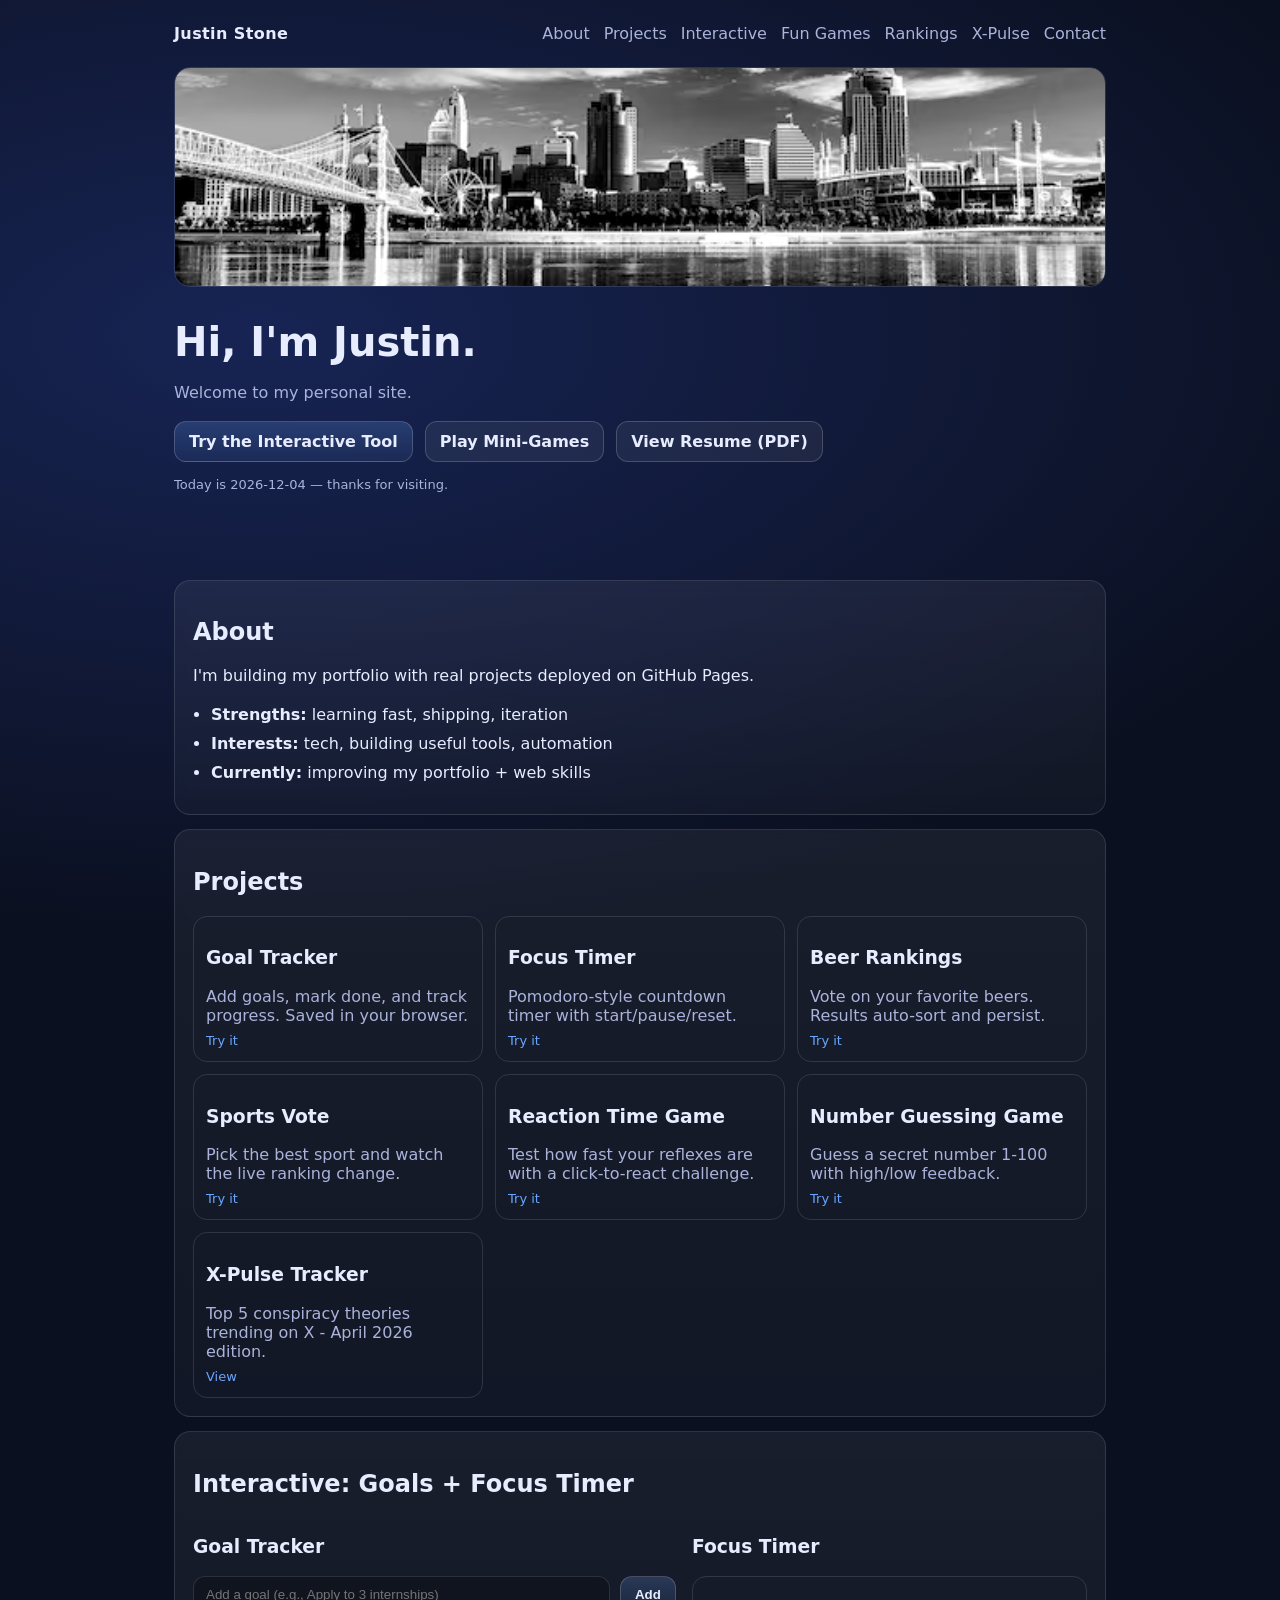
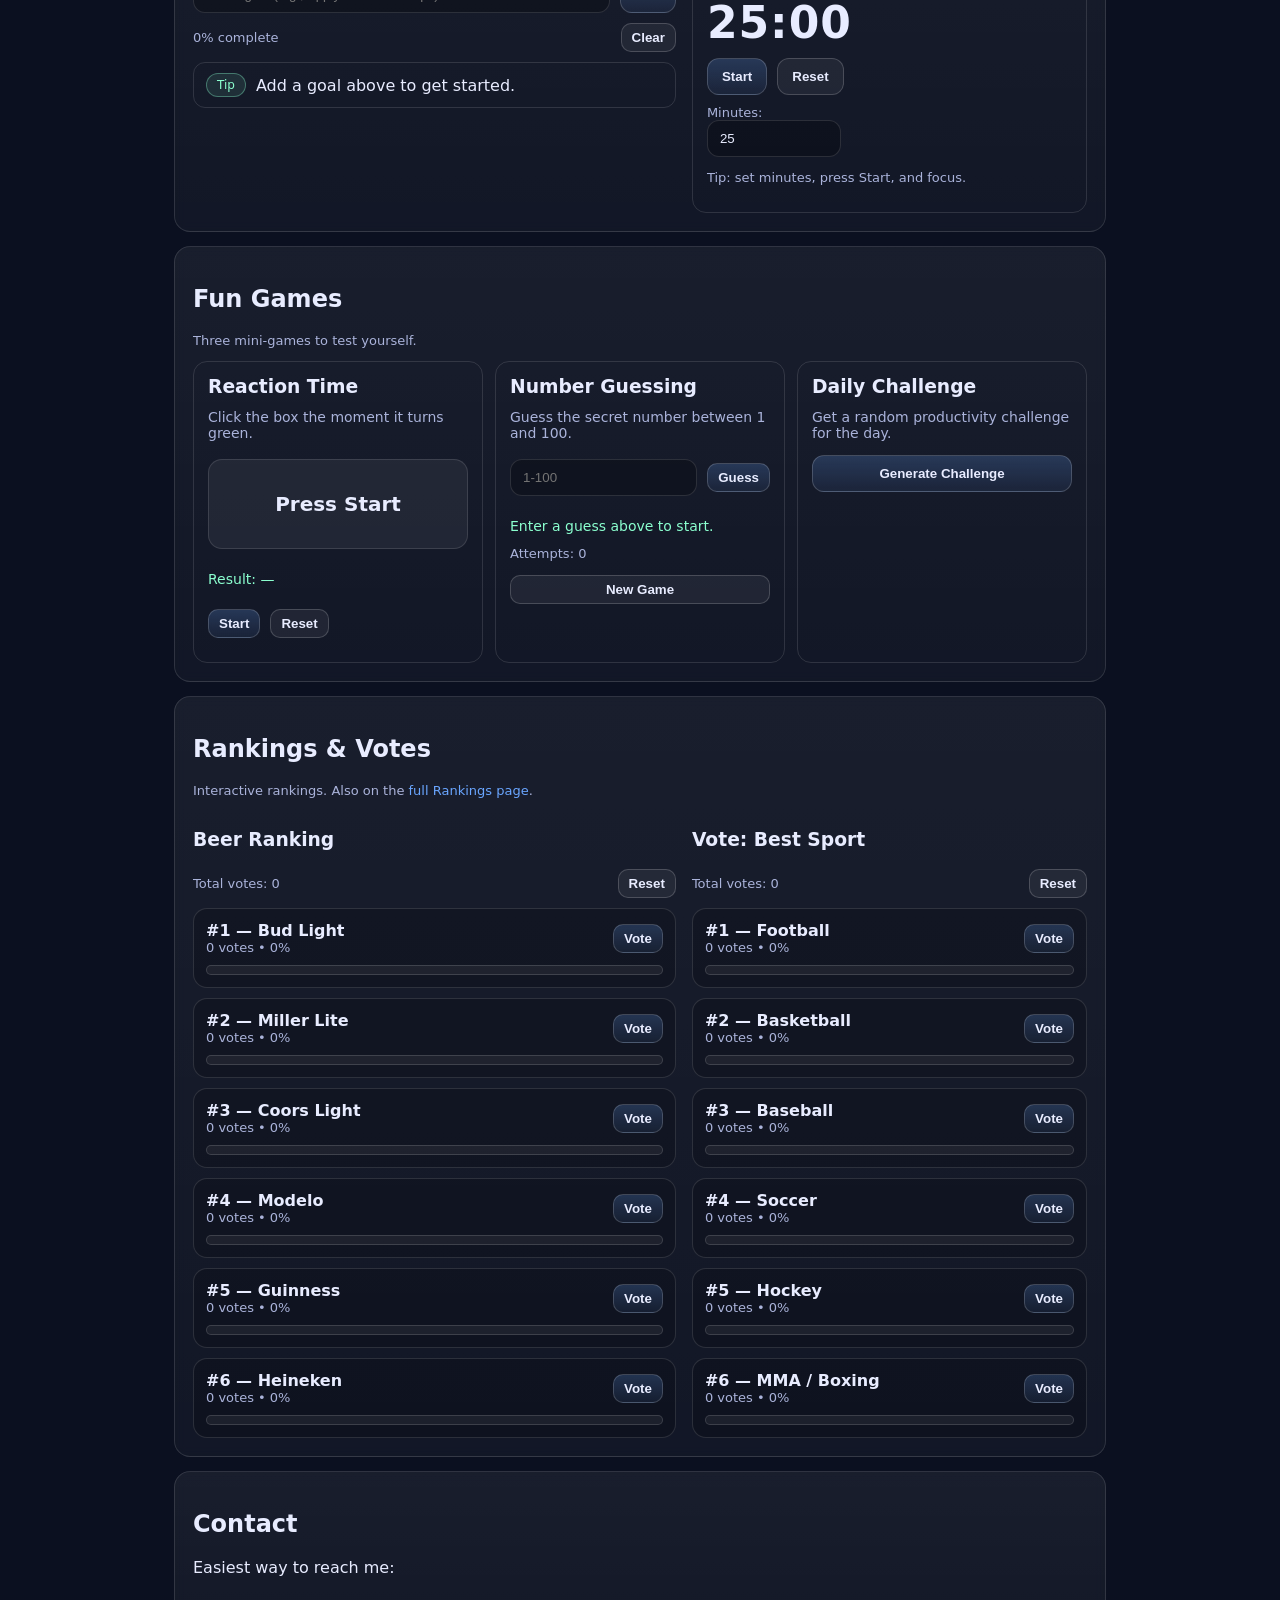
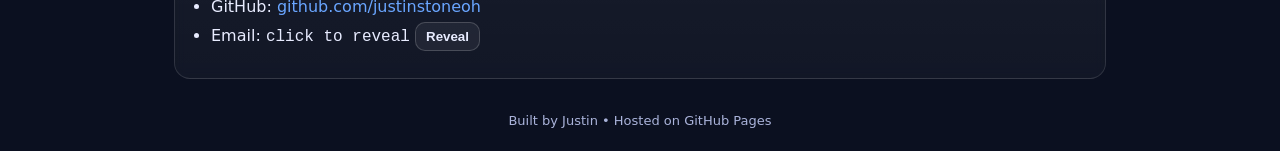
<file: index.html>
<!doctype html>
<html lang="en">
<head>
  <meta charset="UTF-8" />
  <meta name="viewport" content="width=device-width, initial-scale=1" />
  <title>Justin Stone | Personal Site</title>
  <link rel="stylesheet" href="style.css" />
</head>

<body>
  <header class="container">
    <nav class="nav">
      <div class="brand">Justin Stone</div>
      <div class="links">
        <a href="#about">About</a>
        <a href="#projects">Projects</a>
        <a href="#tools">Interactive</a>
        <a href="#games">Fun Games</a>
        <a href="#rankings">Rankings</a>
        <a href="./xpulse.html">X-Pulse</a>
        <a href="#contact">Contact</a>
      </div>
    </nav>

    <section class="hero">
      <img class="hero-img" src="./wallpapers.avif" alt="background" />
      <h1>Hi, I'm Justin.</h1>
      <p>Welcome to my personal site.</p>

      <div class="hero-actions">
        <a class="button" href="#tools">Try the Interactive Tool</a>
        <a class="button secondary" href="#games">Play Mini-Games</a>
        <a class="button secondary" href="./Justin%20Stone%20Resume%202026%20(Current).pdf" target="_blank" rel="noreferrer">View Resume (PDF)</a>
      </div>

      <p class="micro" id="todayLine"></p>
    </section>
  </header>

  <main class="container">
    <section id="about" class="card">
      <h2>About</h2>
      <p>I'm building my portfolio with real projects deployed on GitHub Pages.</p>
      <ul class="bullets">
        <li><strong>Strengths:</strong> learning fast, shipping, iteration</li>
        <li><strong>Interests:</strong> tech, building useful tools, automation</li>
        <li><strong>Currently:</strong> improving my portfolio + web skills</li>
      </ul>
    </section>

    <section id="projects" class="card">
      <h2>Projects</h2>
      <div class="grid">
        <article class="project"><h3>Goal Tracker</h3><p>Add goals, mark done, and track progress. Saved in your browser.</p><a href="#tools">Try it</a></article>
        <article class="project"><h3>Focus Timer</h3><p>Pomodoro-style countdown timer with start/pause/reset.</p><a href="#tools">Try it</a></article>
        <article class="project"><h3>Beer Rankings</h3><p>Vote on your favorite beers. Results auto-sort and persist.</p><a href="#rankings">Try it</a></article>
        <article class="project"><h3>Sports Vote</h3><p>Pick the best sport and watch the live ranking change.</p><a href="#rankings">Try it</a></article>
        <article class="project"><h3>Reaction Time Game</h3><p>Test how fast your reflexes are with a click-to-react challenge.</p><a href="#games">Try it</a></article>
        <article class="project"><h3>Number Guessing Game</h3><p>Guess a secret number 1-100 with high/low feedback.</p><a href="#games">Try it</a></article>
        <article class="project"><h3>X-Pulse Tracker</h3><p>Top 5 conspiracy theories trending on X - April 2026 edition.</p><a href="./xpulse.html">View</a></article>
      </div>
    </section>

    <section id="tools" class="card">
      <h2>Interactive: Goals + Focus Timer</h2>
      <div class="two-col">
        <div>
          <h3>Goal Tracker</h3>
          <form id="goalForm" class="row">
            <input id="goalInput" type="text" placeholder="Add a goal (e.g., Apply to 3 internships)" maxlength="80" required />
            <button class="button" type="submit">Add</button>
          </form>
          <div class="row between">
            <div class="micro" id="progressText">0% complete</div>
            <button class="button secondary small" id="clearGoalsBtn" type="button">Clear</button>
          </div>
          <ul id="goalList" class="list"></ul>
        </div>
        <div>
          <h3>Focus Timer</h3>
          <div class="timer">
            <div class="time" id="timeDisplay">25:00</div>
            <div class="row">
              <button class="button" id="startPauseBtn" type="button">Start</button>
              <button class="button secondary" id="resetBtn" type="button">Reset</button>
            </div>
            <div class="row">
              <label class="micro">Minutes: <input id="minutesInput" type="number" min="1" max="180" value="25" /></label>
            </div>
            <p class="micro" id="timerHint">Tip: set minutes, press Start, and focus.</p>
          </div>
        </div>
      </div>
    </section>

    <section id="games" class="card">
      <h2>Fun Games</h2>
      <p class="micro">Three mini-games to test yourself.</p>
      <div class="grid">
        <div class="game-card">
          <h3>Reaction Time</h3>
          <p>Click the box the moment it turns green.</p>
          <div class="reaction-box" id="reactionBox">Press Start</div>
          <div class="game-result" id="reactionResult">Result: —</div>
          <div class="row">
            <button class="button small" id="reactionStartBtn" type="button">Start</button>
            <button class="button secondary small" id="reactionResetBtn" type="button">Reset</button>
          </div>
        </div>
        <div class="game-card">
          <h3>Number Guessing</h3>
          <p>Guess the secret number between 1 and 100.</p>
          <form id="guessForm" class="row">
            <input id="guessInput" type="number" min="1" max="100" placeholder="1-100" required />
            <button class="button small" type="submit">Guess</button>
          </form>
          <div class="game-result" id="guessFeedback">Enter a guess above to start.</div>
          <div class="micro" id="guessStats">Attempts: 0</div>
          <button class="button secondary small" id="newGameBtn" type="button" style="margin-top:6px">New Game</button>
        </div>
        <div class="game-card">
          <h3>Daily Challenge</h3>
          <p>Get a random productivity challenge for the day.</p>
          <button class="button" id="challengeBtn" type="button" style="margin-top:6px">Generate Challenge</button>
          <div class="game-result" id="challengeText" style="margin-top:10px;line-height:1.5"></div>
        </div>
      </div>
    </section>

    <section id="rankings" class="card">
      <h2>Rankings &amp; Votes</h2>
      <p class="micro">Interactive rankings. Also on the <a href="./rankings.html">full Rankings page</a>.</p>
      <div class="two-col">
        <div>
          <h3>Beer Ranking</h3>
          <div class="row between">
            <div class="micro" id="beerTotalText">Total votes: 0</div>
            <button class="button secondary small" id="beerResetBtn" type="button">Reset</button>
          </div>
          <div id="beerList" class="vote-list"></div>
        </div>
        <div>
          <h3>Vote: Best Sport</h3>
          <div class="row between">
            <div class="micro" id="sportTotalText">Total votes: 0</div>
            <button class="button secondary small" id="sportResetBtn" type="button">Reset</button>
          </div>
          <div id="sportList" class="vote-list"></div>
        </div>
      </div>
    </section>

    <section id="contact" class="card">
      <h2>Contact</h2>
      <p>Easiest way to reach me:</p>
      <ul class="bullets">
        <li>GitHub: <a href="https://github.com/justinstoneoh" target="_blank" rel="noreferrer">github.com/justinstoneoh</a></li>
        <li>Email: <span class="mono" id="emailText">click to reveal</span> <button class="button secondary small" id="revealEmailBtn" type="button">Reveal</button></li>
      </ul>
    </section>

    <footer class="footer">
      <span class="micro">Built by Justin &bull; Hosted on GitHub Pages</span>
    </footer>
  </main>

  <script src="script.js"></script>
</body>
</html>
</file>
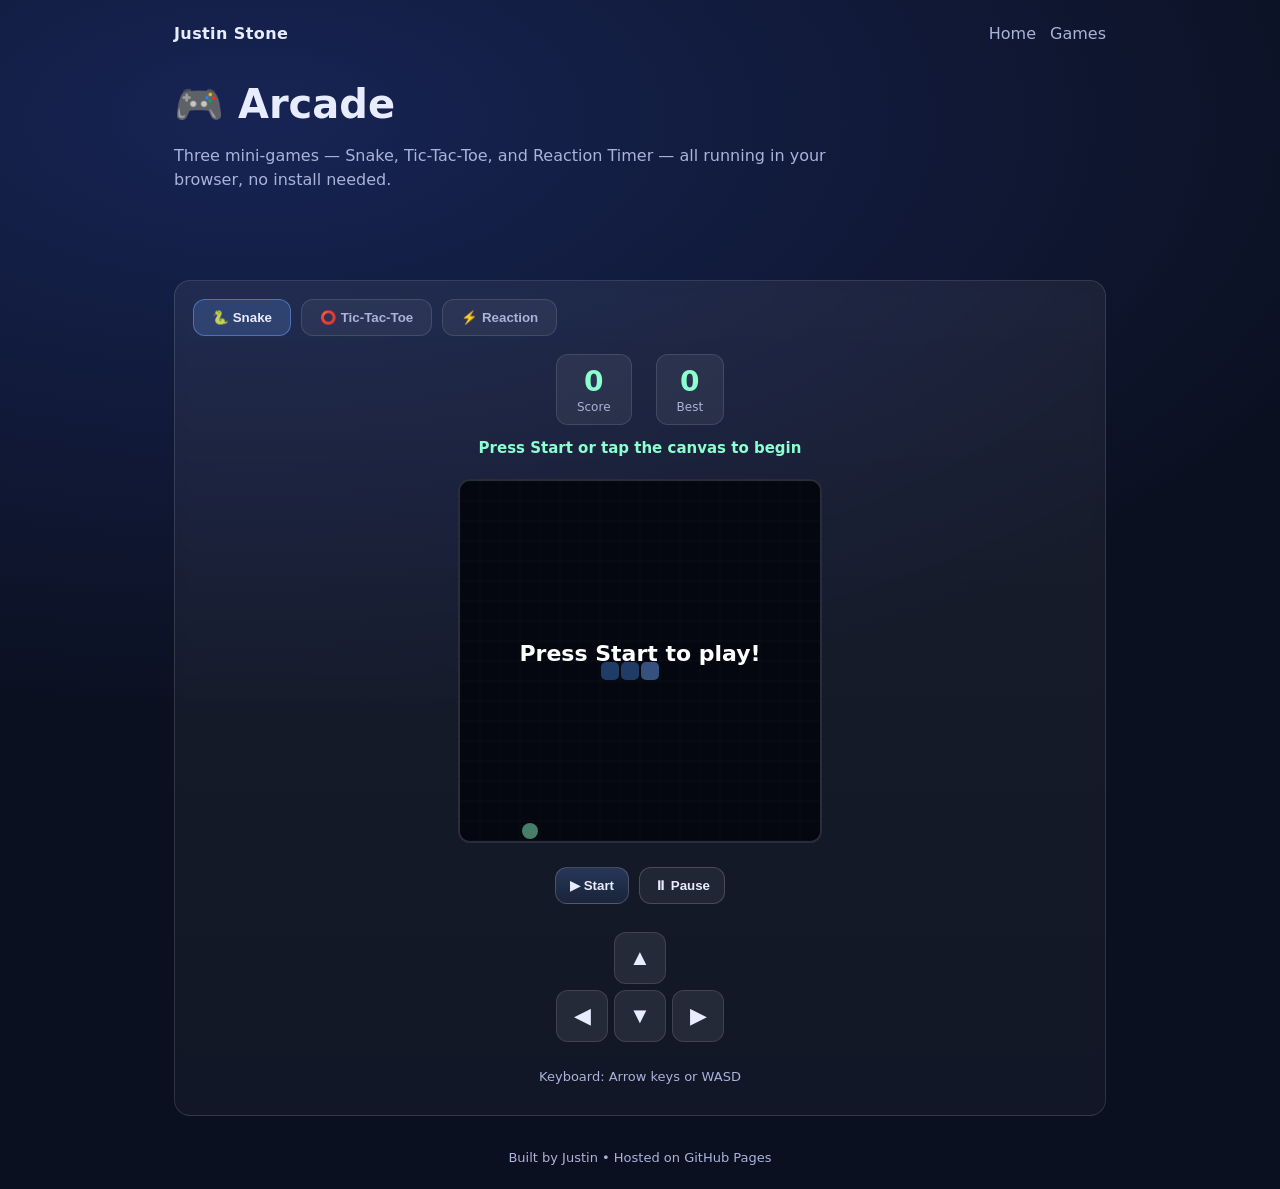
<file: games.html>
<!doctype html>
<html lang="en">
<head>
  <meta charset="UTF-8" />
  <meta name="viewport" content="width=device-width, initial-scale=1" />
  <title>Games | Justin Stone</title>
  <link rel="stylesheet" href="style.css" />
  <style>
    /* ── Game Tabs ── */
    .tab-bar{display:flex;gap:10px;margin:0 0 18px;flex-wrap:wrap}
    .tab{padding:10px 18px;border-radius:12px;border:1px solid var(--border);
         background:rgba(255,255,255,.05);color:var(--muted);cursor:pointer;font-weight:600;
         transition:background .15s,color .15s}
    .tab.active,.tab:hover{background:rgba(106,166,255,.2);color:var(--text);
         border-color:rgba(106,166,255,.5)}
    .game-panel{display:none}
    .game-panel.active{display:block}

    /* ── Snake ── */
    #snakeWrap{display:flex;flex-direction:column;align-items:center;gap:14px}
    #snakeCanvas{border:2px solid var(--border);border-radius:12px;background:#0a0f20;
                 display:block;max-width:100%;cursor:default;touch-action:none}
    .score-row{display:flex;gap:24px;align-items:center}
    .score-box{background:rgba(255,255,255,.06);border:1px solid var(--border);
               border-radius:12px;padding:10px 20px;text-align:center}
    .score-box .val{font-size:28px;font-weight:800;color:var(--accent2)}
    .score-box .lbl{font-size:12px;color:var(--muted);margin-top:2px}
    #snakeMsg{min-height:26px;font-size:15px;color:var(--accent2);font-weight:700;text-align:center}
    .dpad{display:grid;grid-template-columns:repeat(3,52px);grid-template-rows:repeat(2,52px);
          gap:6px;margin-top:4px}
    .dpad button{width:52px;height:52px;border-radius:12px;border:1px solid var(--border);
                 background:rgba(255,255,255,.08);color:var(--text);font-size:22px;
                 cursor:pointer;display:flex;align-items:center;justify-content:center;
                 transition:background .1s}
    .dpad button:active,.dpad button:hover{background:rgba(106,166,255,.25)}
    .dpad .empty{visibility:hidden}

    /* ── Tic-Tac-Toe ── */
    #tttWrap{display:flex;flex-direction:column;align-items:center;gap:16px}
    #tttBoard{display:grid;grid-template-columns:repeat(3,100px);
              grid-template-rows:repeat(3,100px);gap:6px}
    .ttt-cell{width:100px;height:100px;border-radius:14px;
              border:1px solid var(--border);background:rgba(255,255,255,.06);
              font-size:46px;display:flex;align-items:center;justify-content:center;
              cursor:pointer;transition:background .15s,transform .1s;
              user-select:none}
    .ttt-cell:hover:not(.taken){background:rgba(106,166,255,.15);transform:scale(1.04)}
    .ttt-cell.taken{cursor:default}
    .ttt-cell.X{color:#6aa6ff}
    .ttt-cell.O{color:#8bffcf}
    .ttt-cell.win{background:rgba(139,255,207,.18);border-color:var(--accent2)}
    #tttStatus{font-size:18px;font-weight:700;color:var(--text);min-height:28px;text-align:center}
    #tttScore{display:flex;gap:24px;justify-content:center}
    #tttRestart{margin-top:4px}

    /* ── Reaction Timer ── */
    #reactionWrap{display:flex;flex-direction:column;align-items:center;gap:16px}
    #reactionBox{width:min(340px,100%);height:200px;border-radius:20px;
                 display:flex;align-items:center;justify-content:center;
                 font-size:22px;font-weight:700;cursor:pointer;
                 transition:background .2s;border:2px solid var(--border);
                 user-select:none;-webkit-tap-highlight-color:transparent}
    #reactionBox.wait{background:rgba(255,80,80,.15);color:#ff6666;border-color:rgba(255,80,80,.4)}
    #reactionBox.ready{background:rgba(139,255,207,.18);color:var(--accent2);border-color:var(--accent2)}
    #reactionBox.idle{background:rgba(255,255,255,.05);color:var(--muted)}
    #reactionTimes{display:flex;flex-wrap:wrap;gap:8px;justify-content:center;
                   max-width:380px;margin-top:4px}
    .rt-chip{background:rgba(255,255,255,.06);border:1px solid var(--border);
             border-radius:8px;padding:5px 12px;font-size:13px;color:var(--muted)}
    .rt-chip.best{border-color:rgba(139,255,207,.5);color:var(--accent2)}
    #reactionStats{font-size:14px;color:var(--muted);text-align:center;min-height:22px}

    @media (max-width:500px){
      #tttBoard{grid-template-columns:repeat(3,80px);grid-template-rows:repeat(3,80px)}
      .ttt-cell{width:80px;height:80px;font-size:36px}
    }
  </style>
</head>

<body>
  <header class="container">
    <nav class="nav">
      <div class="brand">Justin Stone</div>
      <div class="links">
        <a href="./index.html">Home</a>
        <a href="#games">Games</a>
      </div>
    </nav>

    <section class="hero">
      <h1>🎮 Arcade</h1>
      <p>Three mini-games — Snake, Tic-Tac-Toe, and Reaction Timer — all running in your browser, no install needed.</p>
    </section>
  </header>

  <main class="container">
    <section id="games" class="card">
      <div class="tab-bar" role="tablist">
        <button class="tab active" role="tab" aria-selected="true"  data-target="panelSnake">🐍 Snake</button>
        <button class="tab"        role="tab" aria-selected="false" data-target="panelTTT">⭕ Tic-Tac-Toe</button>
        <button class="tab"        role="tab" aria-selected="false" data-target="panelReact">⚡ Reaction</button>
      </div>

      <!-- ══════════ SNAKE ══════════ -->
      <div id="panelSnake" class="game-panel active">
        <div id="snakeWrap">
          <div class="score-row">
            <div class="score-box"><div class="val" id="snakeScore">0</div><div class="lbl">Score</div></div>
            <div class="score-box"><div class="val" id="snakeBest">0</div><div class="lbl">Best</div></div>
          </div>
          <div id="snakeMsg">Press Start or tap the canvas to begin</div>
          <canvas id="snakeCanvas" width="360" height="360" tabindex="0"
                  aria-label="Snake game canvas"></canvas>
          <div class="row" style="gap:10px">
            <button class="button" id="snakeStartBtn" type="button">▶ Start</button>
            <button class="button secondary" id="snakePauseBtn" type="button" disabled>⏸ Pause</button>
          </div>
          <!-- Mobile D-Pad -->
          <div class="dpad" id="dpad" aria-label="Directional controls">
            <div class="empty"></div>
            <button type="button" data-dir="UP"    aria-label="Up">▲</button>
            <div class="empty"></div>
            <button type="button" data-dir="LEFT"  aria-label="Left">◀</button>
            <button type="button" data-dir="DOWN"  aria-label="Down">▼</button>
            <button type="button" data-dir="RIGHT" aria-label="Right">▶</button>
          </div>
          <p class="micro" style="text-align:center">Keyboard: Arrow keys or WASD</p>
        </div>
      </div>

      <!-- ══════════ TIC-TAC-TOE ══════════ -->
      <div id="panelTTT" class="game-panel">
        <div id="tttWrap">
          <div id="tttScore">
            <div class="score-box"><div class="val" id="tttX">0</div><div class="lbl">X (You)</div></div>
            <div class="score-box"><div class="val" id="tttDraw">0</div><div class="lbl">Draws</div></div>
            <div class="score-box"><div class="val" id="tttO">0</div><div class="lbl">O (CPU)</div></div>
          </div>
          <div id="tttStatus">Your turn (X)</div>
          <div id="tttBoard" role="grid" aria-label="Tic-Tac-Toe board"></div>
          <button class="button secondary" id="tttRestart" type="button">New Game</button>
          <p class="micro">You are X — play against the AI (minimax)</p>
        </div>
      </div>

      <!-- ══════════ REACTION TIMER ══════════ -->
      <div id="panelReact" class="game-panel">
        <div id="reactionWrap">
          <p style="color:var(--muted);text-align:center;max-width:36ch">
            Wait for the box to turn green, then tap/click it as fast as you can!
          </p>
          <div id="reactionBox" class="idle" tabindex="0" role="button"
               aria-label="Reaction timer target">Click to start</div>
          <div id="reactionStats"></div>
          <div id="reactionTimes"></div>
          <button class="button secondary" id="reactionReset" type="button">Reset scores</button>
        </div>
      </div>
    </section>

    <footer class="footer">
      <span class="micro">Built by Justin • Hosted on GitHub Pages</span>
    </footer>
  </main>

  <script>
  /* ========================================================
     Tab switcher
  ======================================================== */
  document.querySelectorAll(".tab").forEach(tab => {
    tab.addEventListener("click", () => {
      document.querySelectorAll(".tab").forEach(t => { t.classList.remove("active"); t.setAttribute("aria-selected","false"); });
      document.querySelectorAll(".game-panel").forEach(p => p.classList.remove("active"));
      tab.classList.add("active");
      tab.setAttribute("aria-selected","true");
      document.getElementById(tab.dataset.target).classList.add("active");
    });
  });

  /* ========================================================
     SNAKE
  ======================================================== */
  (function(){
    const COLS = 18, ROWS = 18, CELL = 20;
    const COLORS = { head:"#6aa6ff", body:"#3d78cc", food:"#8bffcf", grid:"rgba(255,255,255,.04)" };
    const canvas = document.getElementById("snakeCanvas");
    const ctx    = canvas.getContext("2d");
    // Resize canvas to match COLS/ROWS
    canvas.width  = COLS * CELL;
    canvas.height = ROWS * CELL;

    const scoreEl = document.getElementById("snakeScore");
    const bestEl  = document.getElementById("snakeBest");
    const msgEl   = document.getElementById("snakeMsg");
    const startBtn = document.getElementById("snakeStartBtn");
    const pauseBtn = document.getElementById("snakePauseBtn");

    const DIRS = { UP:[0,-1], DOWN:[0,1], LEFT:[-1,0], RIGHT:[1,0] };
    const OPP  = { UP:"DOWN", DOWN:"UP", LEFT:"RIGHT", RIGHT:"LEFT" };

    let snake, dir, nextDir, food, score, best, loop, running, paused;

    best = Number(localStorage.getItem("snake_best") || 0);
    bestEl.textContent = best;

    function randCell() {
      return { x: Math.floor(Math.random() * COLS), y: Math.floor(Math.random() * ROWS) };
    }

    function placeFood() {
      let f;
      do { f = randCell(); } while (snake.some(s => s.x === f.x && s.y === f.y));
      food = f;
    }

    function init() {
      const cx = Math.floor(COLS/2), cy = Math.floor(ROWS/2);
      snake   = [{x:cx,y:cy},{x:cx-1,y:cy},{x:cx-2,y:cy}];
      dir     = "RIGHT";
      nextDir = "RIGHT";
      score   = 0;
      scoreEl.textContent = 0;
      placeFood();
    }

    function draw() {
      ctx.fillStyle = "#0a0f20";
      ctx.fillRect(0, 0, canvas.width, canvas.height);

      // grid
      ctx.strokeStyle = COLORS.grid;
      ctx.lineWidth = 1;
      for (let x = 0; x <= COLS; x++) { ctx.beginPath(); ctx.moveTo(x*CELL,0); ctx.lineTo(x*CELL,canvas.height); ctx.stroke(); }
      for (let y = 0; y <= ROWS; y++) { ctx.beginPath(); ctx.moveTo(0,y*CELL); ctx.lineTo(canvas.width,y*CELL); ctx.stroke(); }

      // food
      const fx = food.x * CELL + CELL/2, fy = food.y * CELL + CELL/2, fr = CELL/2 - 2;
      ctx.beginPath(); ctx.arc(fx, fy, fr, 0, Math.PI*2);
      ctx.fillStyle = COLORS.food; ctx.fill();

      // snake
      snake.forEach((seg, i) => {
        const r = 5;
        const x = seg.x*CELL+1, y = seg.y*CELL+1, w = CELL-2, h = CELL-2;
        ctx.fillStyle = i === 0 ? COLORS.head : COLORS.body;
        ctx.beginPath();
        ctx.roundRect(x, y, w, h, r);
        ctx.fill();
      });
    }

    function step() {
      dir = nextDir;
      const d = DIRS[dir];
      const head = { x: snake[0].x + d[0], y: snake[0].y + d[1] };

      // wall collision
      if (head.x < 0 || head.x >= COLS || head.y < 0 || head.y >= ROWS) { gameOver(); return; }
      // self collision
      if (snake.some(s => s.x === head.x && s.y === head.y)) { gameOver(); return; }

      snake.unshift(head);

      if (head.x === food.x && head.y === food.y) {
        score++;
        scoreEl.textContent = score;
        if (score > best) { best = score; bestEl.textContent = best; localStorage.setItem("snake_best", best); }
        placeFood();
      } else {
        snake.pop();
      }

      draw();
    }

    function gameOver() {
      clearInterval(loop);
      running = false;
      paused  = false;
      startBtn.textContent = "▶ Restart";
      startBtn.disabled = false;
      pauseBtn.disabled = true;
      msgEl.textContent = `💀 Game over! Score: ${score}`;
      draw();
      // draw overlay
      ctx.fillStyle = "rgba(0,0,0,.55)";
      ctx.fillRect(0, 0, canvas.width, canvas.height);
      ctx.fillStyle = "#fff";
      ctx.font = "bold 28px system-ui";
      ctx.textAlign = "center";
      ctx.fillText("GAME OVER", canvas.width/2, canvas.height/2 - 14);
      ctx.font = "16px system-ui";
      ctx.fillText(`Score: ${score}  Best: ${best}`, canvas.width/2, canvas.height/2 + 16);
    }

    function startGame() {
      if (loop) clearInterval(loop);
      init();
      draw();
      running = true;
      paused  = false;
      startBtn.textContent = "↺ Restart";
      pauseBtn.disabled = false;
      msgEl.textContent = "Use arrow keys / WASD or the D-pad below";
      const speed = 150;
      loop = setInterval(step, speed);
      canvas.focus();
    }

    function togglePause() {
      if (!running) return;
      if (!paused) {
        clearInterval(loop);
        paused = true;
        pauseBtn.textContent = "▶ Resume";
        msgEl.textContent = "Paused";
      } else {
        loop = setInterval(step, 150);
        paused = false;
        pauseBtn.textContent = "⏸ Pause";
        msgEl.textContent = "";
      }
    }

    startBtn.addEventListener("click", startGame);
    pauseBtn.addEventListener("click", togglePause);
    canvas.addEventListener("click", () => { if (!running) startGame(); });

    // Keyboard
    const KEY_MAP = {
      ArrowUp:"UP", ArrowDown:"DOWN", ArrowLeft:"LEFT", ArrowRight:"RIGHT",
      w:"UP", s:"DOWN", a:"LEFT", d:"RIGHT",
      W:"UP", S:"DOWN", A:"LEFT", D:"RIGHT"
    };
    document.addEventListener("keydown", e => {
      const d = KEY_MAP[e.key];
      if (d) {
        if (running && !paused && OPP[d] !== dir) nextDir = d;
        if (["ArrowUp","ArrowDown","ArrowLeft","ArrowRight"].includes(e.key)) e.preventDefault();
      }
    });

    // D-Pad
    document.getElementById("dpad").querySelectorAll("button[data-dir]").forEach(btn => {
      btn.addEventListener("click", () => {
        const d = btn.dataset.dir;
        if (running && !paused && OPP[d] !== dir) nextDir = d;
      });
    });

    // Swipe support
    let tx0, ty0;
    canvas.addEventListener("touchstart", e => { tx0 = e.touches[0].clientX; ty0 = e.touches[0].clientY; }, {passive:true});
    canvas.addEventListener("touchend", e => {
      if (tx0 === null || tx0 === undefined) return;
      const dx = e.changedTouches[0].clientX - tx0;
      const dy = e.changedTouches[0].clientY - ty0;
      const adx = Math.abs(dx), ady = Math.abs(dy);
      if (Math.max(adx,ady) < 10) { if (!running) startGame(); return; }
      let d;
      if (adx > ady) d = dx > 0 ? "RIGHT" : "LEFT";
      else            d = dy > 0 ? "DOWN"  : "UP";
      if (running && !paused && OPP[d] !== dir) nextDir = d;
      tx0 = ty0 = null;
    });

    // Initial draw
    init();
    draw();
    ctx.fillStyle = "rgba(0,0,0,.5)";
    ctx.fillRect(0, 0, canvas.width, canvas.height);
    ctx.fillStyle = "#fff";
    ctx.font = "bold 22px system-ui";
    ctx.textAlign = "center";
    ctx.fillText("Press Start to play!", canvas.width/2, canvas.height/2);
  })();

  /* ========================================================
     TIC-TAC-TOE  (minimax AI)
  ======================================================== */
  (function(){
    const board    = document.getElementById("tttBoard");
    const statusEl = document.getElementById("tttStatus");
    const restartBtn = document.getElementById("tttRestart");
    const xScoreEl  = document.getElementById("tttX");
    const oScoreEl  = document.getElementById("tttO");
    const drawEl    = document.getElementById("tttDraw");

    const WINS = [[0,1,2],[3,4,5],[6,7,8],[0,3,6],[1,4,7],[2,5,8],[0,4,8],[2,4,6]];
    let cells, xScore=0, oScore=0, draws=0, playerTurn, gameActive;

    function checkWinner(c) {
      for (const [a,b,cc] of WINS) {
        if (c[a] && c[a]===c[b] && c[b]===c[cc]) return { winner: c[a], line:[a,b,cc] };
      }
      if (c.every(Boolean)) return { winner: "draw" };
      return null;
    }

    function minimax(c, isMax) {
      const r = checkWinner(c);
      if (r) { if(r.winner==="O") return 10; if(r.winner==="X") return -10; return 0; }
      const scores = [];
      c.forEach((v,i) => {
        if (!v) {
          const nc = [...c]; nc[i] = isMax ? "O" : "X";
          scores.push(minimax(nc, !isMax));
        }
      });
      return isMax ? Math.max(...scores) : Math.min(...scores);
    }

    function cpuMove() {
      let best = -Infinity, idx = -1;
      cells.forEach((v,i) => {
        if (!v) {
          const nc = [...cells]; nc[i] = "O";
          const s = minimax(nc, false);
          if (s > best) { best = s; idx = i; }
        }
      });
      return idx;
    }

    function renderBoard() {
      board.innerHTML = "";
      cells.forEach((v, i) => {
        const cell = document.createElement("div");
        cell.className = "ttt-cell" + (v ? " taken " + v : "");
        cell.textContent = v || "";
        cell.setAttribute("role","gridcell");
        cell.setAttribute("aria-label", `Cell ${i+1}${v ? ": "+v : ""}`);
        cell.addEventListener("click", () => handleClick(i));
        board.appendChild(cell);
      });
    }

    function highlightWin(line) {
      const divs = board.querySelectorAll(".ttt-cell");
      line.forEach(i => divs[i].classList.add("win"));
    }

    function handleClick(i) {
      if (!gameActive || !playerTurn || cells[i]) return;
      cells[i] = "X";
      renderBoard();

      const res = checkWinner(cells);
      if (res) { endGame(res); return; }

      playerTurn = false;
      statusEl.textContent = "CPU is thinking…";
      setTimeout(() => {
        const idx = cpuMove();
        if (idx !== -1) cells[idx] = "O";
        renderBoard();
        const res2 = checkWinner(cells);
        if (res2) { endGame(res2); return; }
        playerTurn = true;
        statusEl.textContent = "Your turn (X)";
      }, 250);
    }

    function endGame(res) {
      gameActive = false;
      if (res.winner === "X") {
        xScore++; xScoreEl.textContent = xScore;
        statusEl.textContent = "🎉 You win!";
        highlightWin(res.line);
      } else if (res.winner === "O") {
        oScore++; oScoreEl.textContent = oScore;
        statusEl.textContent = "🤖 CPU wins!";
        highlightWin(res.line);
      } else {
        draws++; drawEl.textContent = draws;
        statusEl.textContent = "🤝 It's a draw!";
      }
    }

    function newGame() {
      cells = Array(9).fill("");
      gameActive = true;
      playerTurn = true;
      statusEl.textContent = "Your turn (X)";
      renderBoard();
    }

    restartBtn.addEventListener("click", newGame);
    newGame();
  })();

  /* ========================================================
     REACTION TIMER
  ======================================================== */
  (function(){
    const box       = document.getElementById("reactionBox");
    const statsEl   = document.getElementById("reactionStats");
    const timesEl   = document.getElementById("reactionTimes");
    const resetBtn  = document.getElementById("reactionReset");

    const KEY = "reaction_times_v1";
    let state = "idle"; // idle | wait | ready
    let waitTimeout = null, startTime = null;
    let times = [];
    try { times = JSON.parse(localStorage.getItem(KEY)) || []; } catch { times = []; }

    function renderTimes() {
      timesEl.innerHTML = "";
      if (!times.length) { statsEl.textContent = ""; return; }
      const best = Math.min(...times);
      const avg  = Math.round(times.reduce((a,b)=>a+b,0)/times.length);
      statsEl.textContent = `Best: ${best} ms  •  Avg: ${avg} ms  •  Trials: ${times.length}`;
      [...times].reverse().slice(0,8).forEach(t => {
        const chip = document.createElement("div");
        chip.className = "rt-chip" + (t === best ? " best" : "");
        chip.textContent = t + " ms";
        timesEl.appendChild(chip);
      });
    }

    function start() {
      if (state !== "idle") return;
      state = "wait";
      box.className = "wait";
      box.textContent = "Wait for green…";
      const delay = 1500 + Math.random() * 3000;
      waitTimeout = setTimeout(() => {
        state = "ready";
        box.className = "ready";
        box.textContent = "Click NOW!";
        startTime = performance.now();
      }, delay);
    }

    function react() {
      if (state === "idle") { start(); return; }
      if (state === "wait") {
        clearTimeout(waitTimeout);
        state = "idle";
        box.className = "idle";
        box.textContent = "Too early! Click to try again";
        return;
      }
      if (state === "ready") {
        const rt = Math.round(performance.now() - startTime);
        times.push(rt);
        if (times.length > 50) times.shift();
        localStorage.setItem(KEY, JSON.stringify(times));
        renderTimes();
        state = "idle";
        box.className = "idle";
        box.textContent = `${rt} ms — Click to go again`;
      }
    }

    box.addEventListener("click", react);
    box.addEventListener("keydown", e => { if (e.key === " " || e.key === "Enter") react(); });

    resetBtn.addEventListener("click", () => {
      times = [];
      localStorage.removeItem(KEY);
      renderTimes();
      state = "idle";
      box.className = "idle";
      box.textContent = "Click to start";
    });

    renderTimes();
    box.textContent = "Click to start";
  })();
  </script>
</body>
</html>
</file>
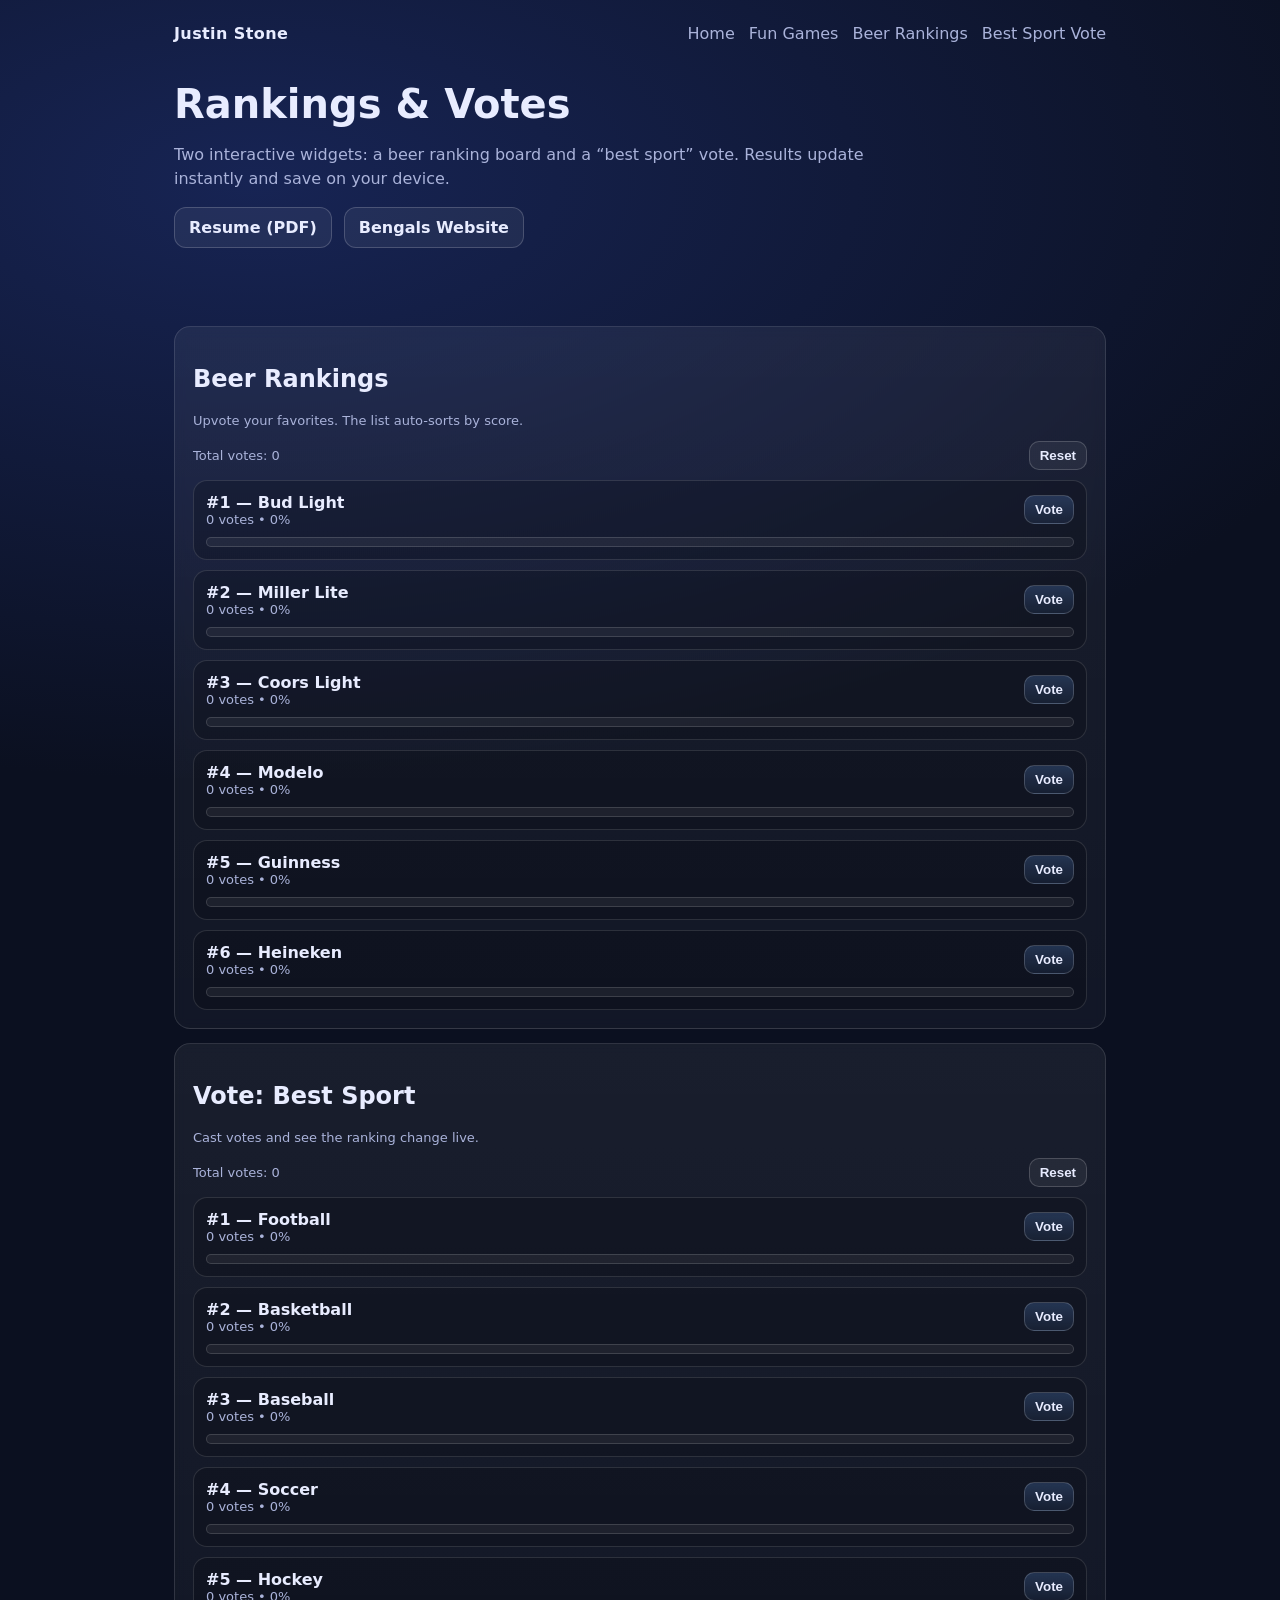
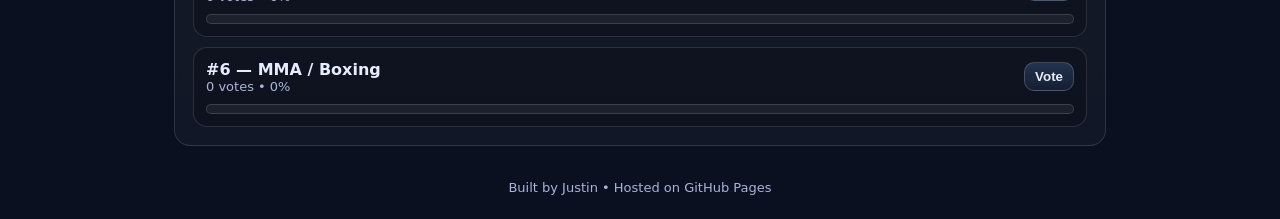
<file: rankings.html>
<!doctype html>
<html lang="en">
<head>
  <meta charset="UTF-8" />
  <meta name="viewport" content="width=device-width, initial-scale=1" />
  <title>Rankings | Justin Stone</title>
  <link rel="stylesheet" href="style.css" />
</head>

<body>
  <header class="container">
    <nav class="nav">
      <div class="brand">Justin Stone</div>
      <div class="links">
        <a href="./index.html">Home</a>
        <a href="./index.html#games">Fun Games</a>
        <a href="#beer">Beer Rankings</a>
        <a href="#sports">Best Sport Vote</a>
      </div>
    </nav>

    <section class="hero">
      <h1>Rankings & Votes</h1>
      <p>
        Two interactive widgets: a beer ranking board and a “best sport” vote.
        Results update instantly and save on your device.
      </p>

      <div class="hero-actions">
        <a class="button secondary" href="./Justin%20Stone%20Resume%202026%20(Current).pdf" target="_blank" rel="noreferrer">Resume (PDF)</a>
        <a class="button secondary" href="https://www.bengals.com/" target="_blank" rel="noreferrer">Bengals Website</a>
      </div>
    </section>
  </header>

  <main class="container">
    <section id="beer" class="card">
      <h2>Beer Rankings</h2>
      <p class="micro">Upvote your favorites. The list auto-sorts by score.</p>

      <div class="row between">
        <div class="micro" id="beerTotalText">Total votes: 0</div>
        <button class="button secondary small" id="beerResetBtn" type="button">Reset</button>
      </div>

      <div id="beerList" class="vote-list"></div>
    </section>

    <section id="sports" class="card">
      <h2>Vote: Best Sport</h2>
      <p class="micro">Cast votes and see the ranking change live.</p>

      <div class="row between">
        <div class="micro" id="sportTotalText">Total votes: 0</div>
        <button class="button secondary small" id="sportResetBtn" type="button">Reset</button>
      </div>

      <div id="sportList" class="vote-list"></div>
    </section>

    <footer class="footer">
      <span class="micro">Built by Justin • Hosted on GitHub Pages</span>
    </footer>
  </main>

  <script src="rankings.js"></script>
</body>
</html>
</file>
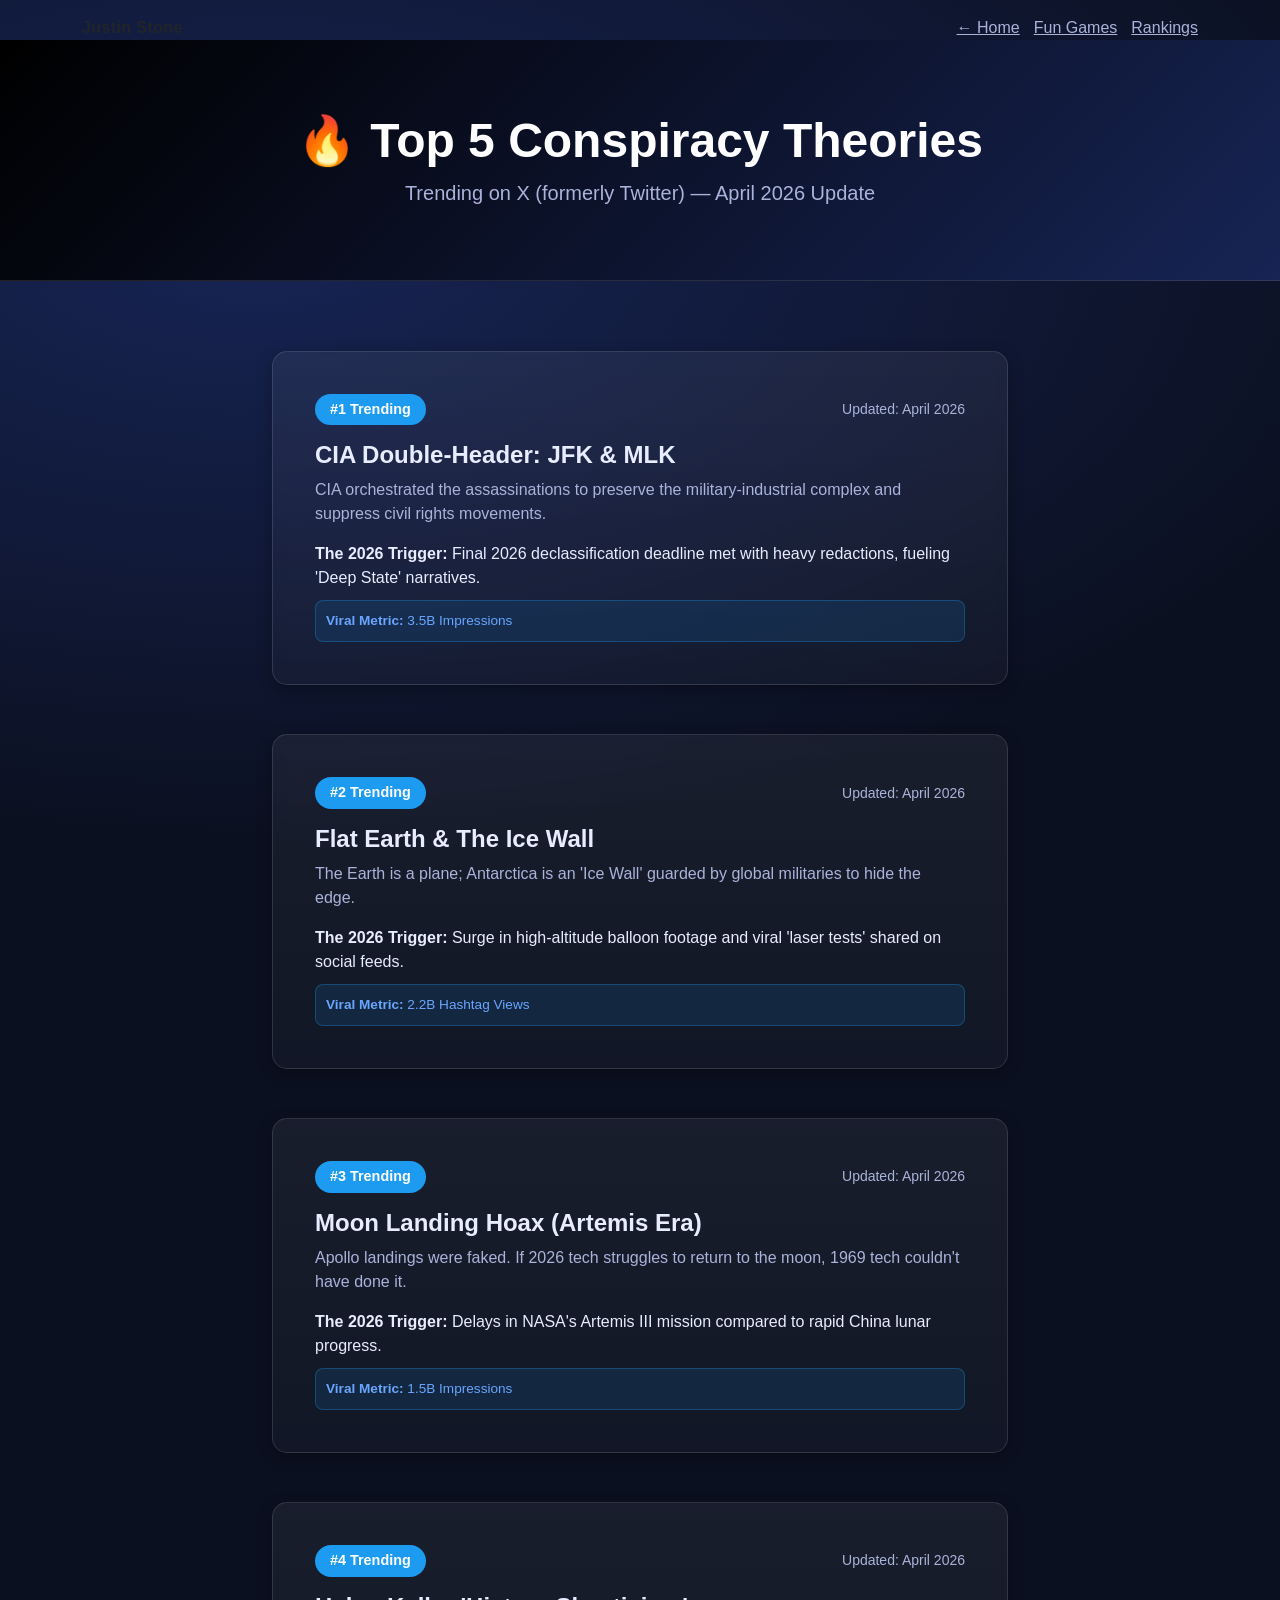
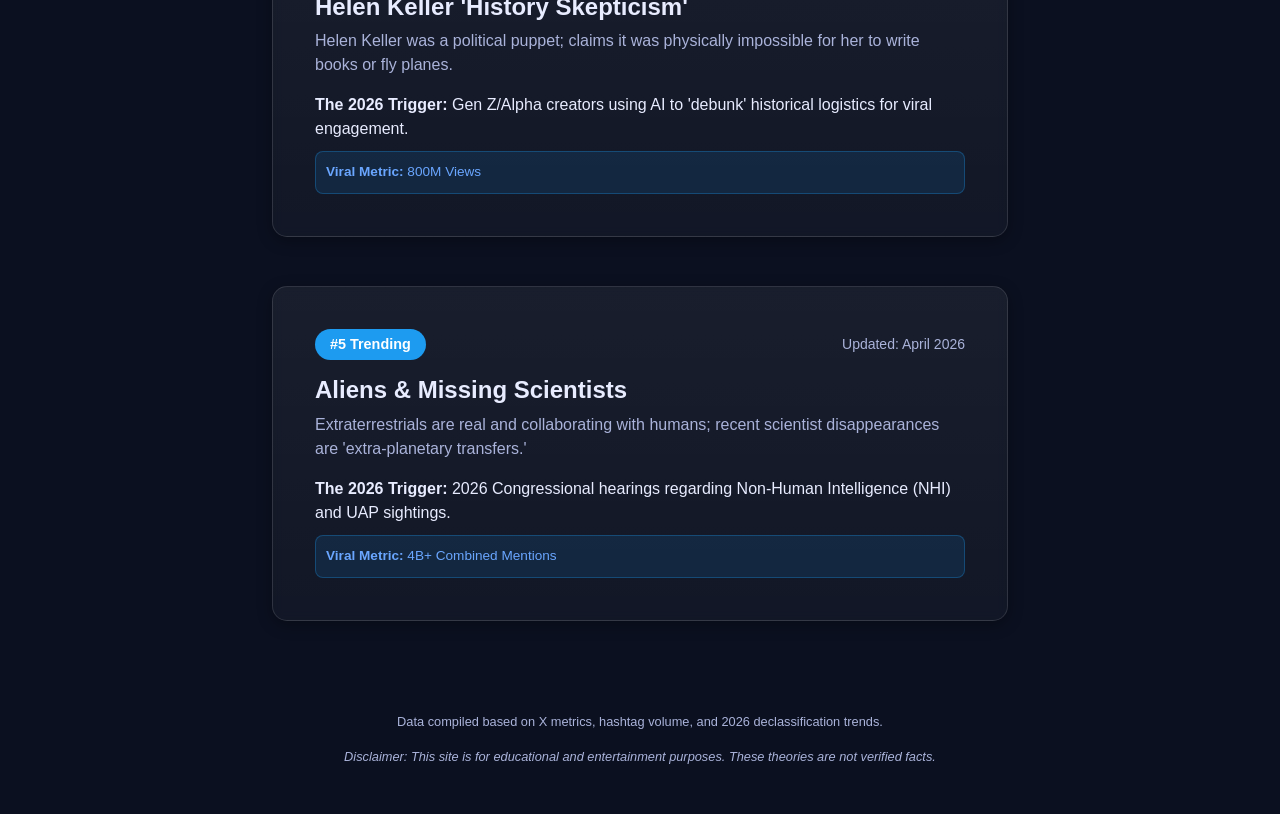
<file: xpulse.html>
<!DOCTYPE html>
<html lang="en">
<head>
    <meta charset="UTF-8">
    <meta name="viewport" content="width=device-width, initial-scale=1.0">
    <title>X-Pulse Conspiracy Tracker | Justin Stone</title>
    <link rel="stylesheet" href="style.css" />
    <link href="https://cdn.jsdelivr.net/npm/bootstrap@5.3.0/dist/css/bootstrap.min.css" rel="stylesheet">
    <style>
        :root {
            --x-black: #000000;
            --x-blue: #1d9bf0;
            --trending-red: #ff4b2b;
        }
        body {
            background-color: #0b1020;
            font-family: -apple-system, BlinkMacSystemFont, "Segoe UI", Roboto, Helvetica, Arial, sans-serif;
        }
        .xpulse-hero {
            background: linear-gradient(135deg, #000 0%, #172454 100%);
            color: white;
            padding: 48px 0 32px;
            text-align: center;
            margin-bottom: 32px;
            border-bottom: 1px solid rgba(255,255,255,.12);
        }
        .conspiracy-card {
            border: 1px solid rgba(255,255,255,.12);
            border-radius: 15px;
            background: linear-gradient(180deg, rgba(255,255,255,.06), rgba(255,255,255,.03));
            box-shadow: 0 4px 15px rgba(0,0,0,.3);
            transition: transform 0.3s ease;
            margin-bottom: 25px;
            overflow: hidden;
        }
        .conspiracy-card:hover {
            transform: translateY(-4px);
        }
        .conspiracy-card .card-body {
            color: #e8ecff;
        }
        .conspiracy-card .card-text {
            color: #aab3da;
        }
        .rank-badge {
            background-color: var(--x-blue);
            color: white;
            padding: 5px 15px;
            border-radius: 50px;
            font-weight: bold;
            font-size: 0.9rem;
        }
        .metric-box {
            background: rgba(29,155,240,.12);
            border: 1px solid rgba(29,155,240,.3);
            border-radius: 8px;
            padding: 10px;
            font-size: 0.85rem;
            color: #6aa6ff;
            margin-top: 10px;
        }
        .xpulse-footer {
            padding: 32px 0;
            text-align: center;
            color: #aab3da;
            font-size: 0.8rem;
        }
        .text-muted { color: #aab3da !important; }
    </style>
</head>
<body>

    <header class="container" style="padding-top:16px;padding-bottom:0">
        <nav class="nav">
            <div class="brand">Justin Stone</div>
            <div class="links">
                <a href="./index.html">&larr; Home</a>
                <a href="./index.html#games">Fun Games</a>
                <a href="./rankings.html">Rankings</a>
            </div>
        </nav>
    </header>

    <section class="xpulse-hero">
        <div class="container">
            <h1 class="display-5 fw-bold">&#x1F525; Top 5 Conspiracy Theories</h1>
            <p class="lead" style="color:#aab3da">Trending on X (formerly Twitter) &mdash; April 2026 Update</p>
        </div>
    </section>

    <div class="container">
        <div class="row justify-content-center" id="theory-container">
        </div>
    </div>

    <footer class="xpulse-footer">
        <p>Data compiled based on X metrics, hashtag volume, and 2026 declassification trends.</p>
        <p><em>Disclaimer: This site is for educational and entertainment purposes. These theories are not verified facts.</em></p>
    </footer>

    <script>
        const theories = [
            {
                rank: 1,
                title: "CIA Double-Header: JFK &amp; MLK",
                claim: "CIA orchestrated the assassinations to preserve the military-industrial complex and suppress civil rights movements.",
                whyTrending: "Final 2026 declassification deadline met with heavy redactions, fueling 'Deep State' narratives.",
                metric: "3.5B Impressions"
            },
            {
                rank: 2,
                title: "Flat Earth &amp; The Ice Wall",
                claim: "The Earth is a plane; Antarctica is an 'Ice Wall' guarded by global militaries to hide the edge.",
                whyTrending: "Surge in high-altitude balloon footage and viral 'laser tests' shared on social feeds.",
                metric: "2.2B Hashtag Views"
            },
            {
                rank: 3,
                title: "Moon Landing Hoax (Artemis Era)",
                claim: "Apollo landings were faked. If 2026 tech struggles to return to the moon, 1969 tech couldn't have done it.",
                whyTrending: "Delays in NASA's Artemis III mission compared to rapid China lunar progress.",
                metric: "1.5B Impressions"
            },
            {
                rank: 4,
                title: "Helen Keller 'History Skepticism'",
                claim: "Helen Keller was a political puppet; claims it was physically impossible for her to write books or fly planes.",
                whyTrending: "Gen Z/Alpha creators using AI to 'debunk' historical logistics for viral engagement.",
                metric: "800M Views"
            },
            {
                rank: 5,
                title: "Aliens &amp; Missing Scientists",
                claim: "Extraterrestrials are real and collaborating with humans; recent scientist disappearances are 'extra-planetary transfers.'",
                whyTrending: "2026 Congressional hearings regarding Non-Human Intelligence (NHI) and UAP sightings.",
                metric: "4B+ Combined Mentions"
            }
        ];

        function displayTheories() {
            const container = document.getElementById('theory-container');
            theories.forEach(t => {
                const card = `
                    <div class="col-md-8">
                        <div class="card conspiracy-card">
                            <div class="card-body p-4">
                                <div class="d-flex justify-content-between align-items-center mb-3">
                                    <span class="rank-badge">#${t.rank} Trending</span>
                                    <span class="text-muted small">Updated: April 2026</span>
                                </div>
                                <h2 class="card-title h4 fw-bold" style="color:#e8ecff">${t.title}</h2>
                                <p class="card-text">${t.claim}</p>
                                <p class="mb-1" style="color:#e8ecff"><strong>The 2026 Trigger:</strong> ${t.whyTrending}</p>
                                <div class="metric-box">
                                    <strong>Viral Metric:</strong> ${t.metric}
                                </div>
                            </div>
                        </div>
                    </div>
                `;
                container.innerHTML += card;
            });
        }

        window.onload = displayTheories;
    </script>

    <script src="https://cdn.jsdelivr.net/npm/bootstrap@5.3.0/dist/js/bootstrap.bundle.min.js"></script>
</body>
</html>
</file>
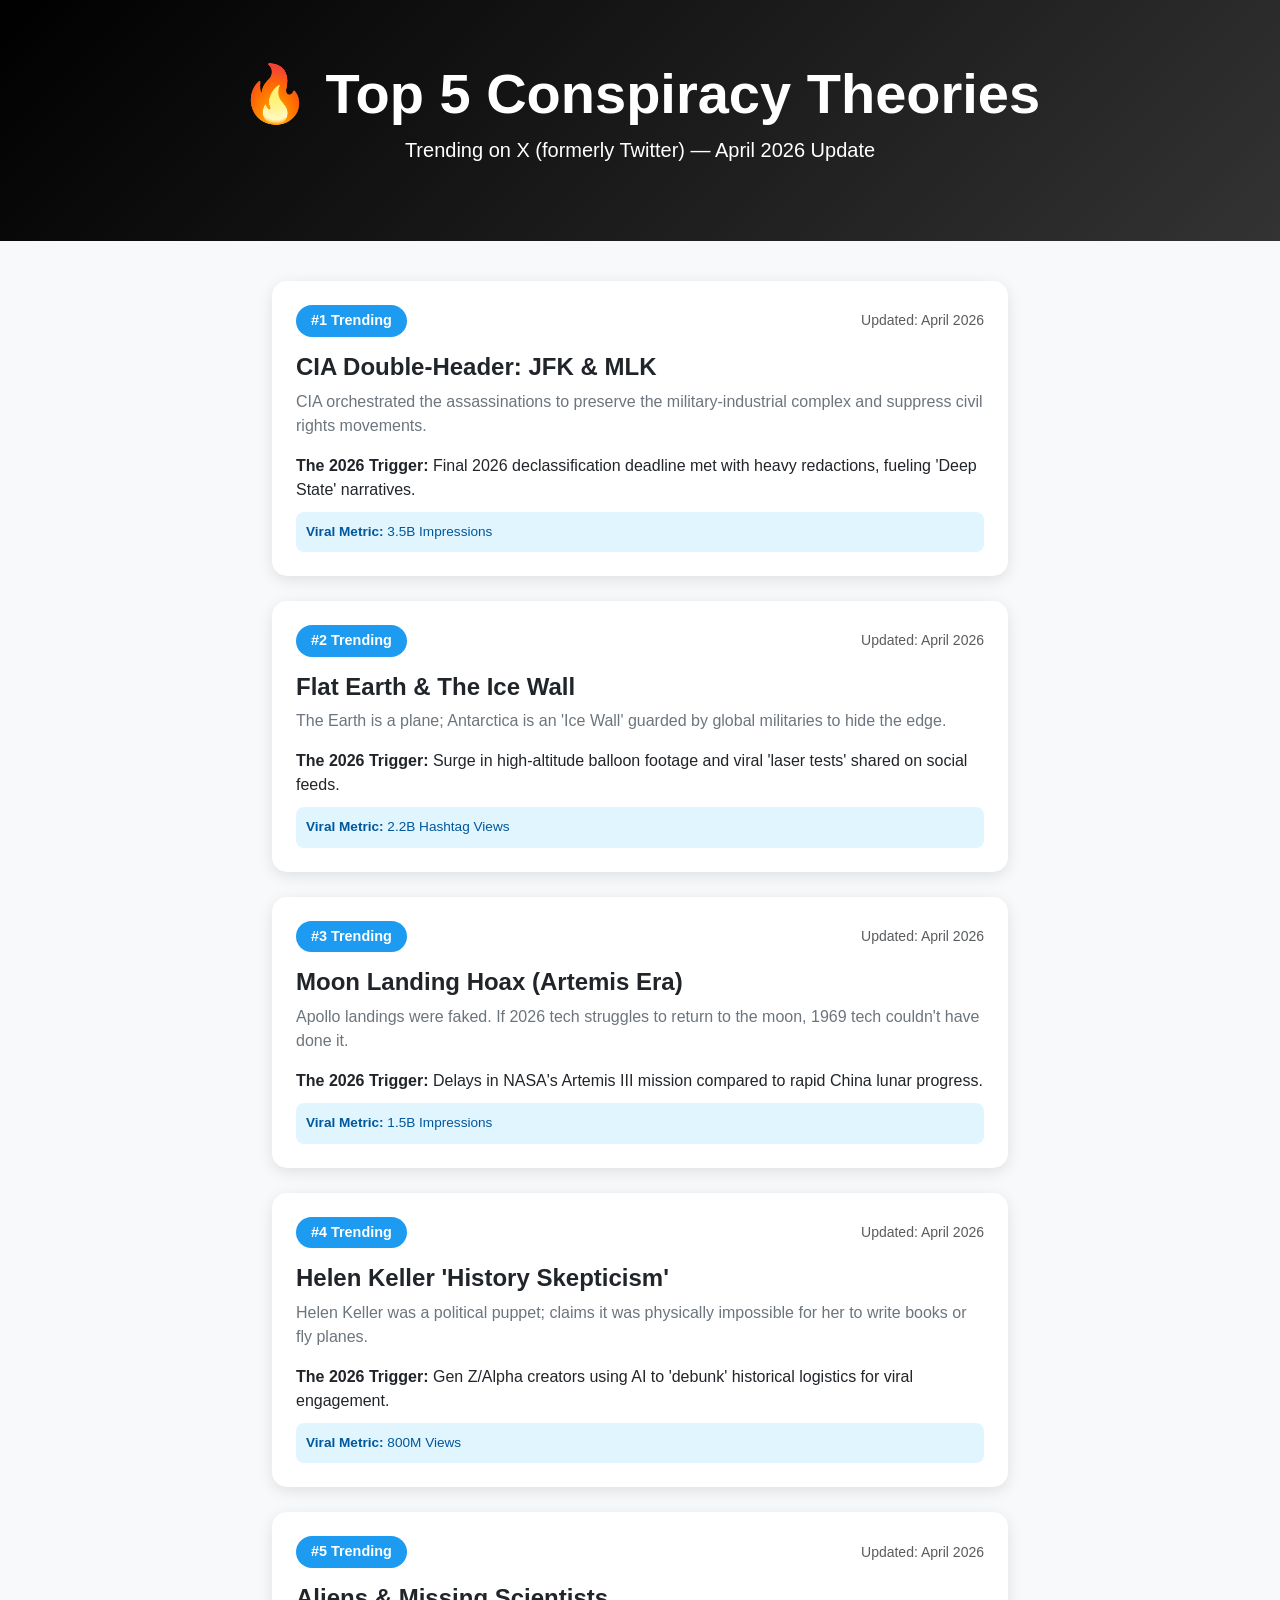
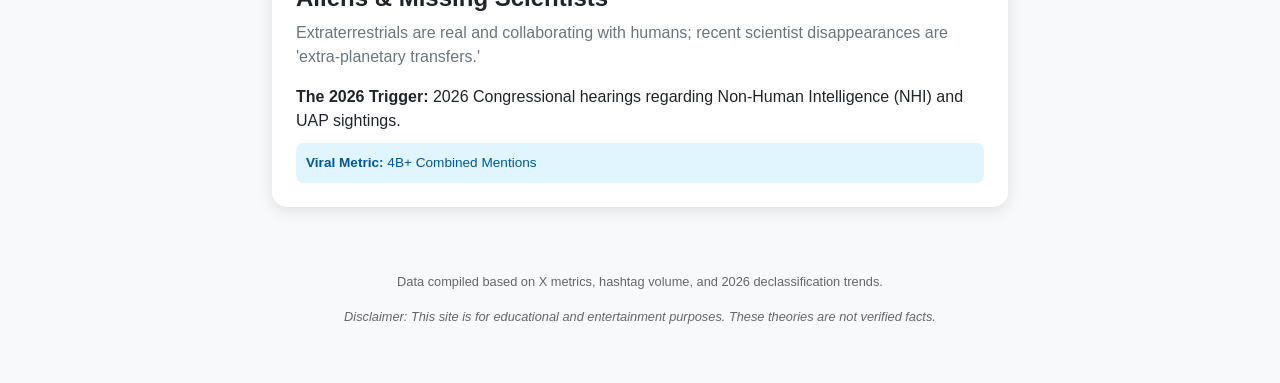
<file: drafts/index-67.html>
<!DOCTYPE html>
<html lang="en">
<head>
    <meta charset="UTF-8">
    <meta name="viewport" content="width=device-width, initial-scale=1.0">
    <title>2026 Viral Trends | X-Pulse Tracker</title>
    <link href="https://cdn.jsdelivr.net/npm/bootstrap@5.3.0/dist/css/bootstrap.min.css" rel="stylesheet">
    <style>
        :root {
            --x-black: #000000;
            --x-blue: #1d9bf0;
            --trending-red: #ff4b2b;
        }
        body {
            background-color: #f8f9fa;
            font-family: -apple-system, BlinkMacSystemFont, "Segoe UI", Roboto, Helvetica, Arial, sans-serif;
        }
        .hero-section {
            background: linear-gradient(135deg, var(--x-black) 0%, #333 100%);
            color: white;
            padding: 60px 0;
            text-align: center;
            margin-bottom: 40px;
        }
        .conspiracy-card {
            border: none;
            border-radius: 15px;
            box-shadow: 0 4px 15px rgba(0,0,0,0.1);
            transition: transform 0.3s ease;
            margin-bottom: 25px;
            overflow: hidden;
        }
        .conspiracy-card:hover {
            transform: translateY(-5px);
        }
        .rank-badge {
            background-color: var(--x-blue);
            color: white;
            padding: 5px 15px;
            border-radius: 50px;
            font-weight: bold;
            font-size: 0.9rem;
        }
        .metric-box {
            background: #e1f5fe;
            border-radius: 8px;
            padding: 10px;
            font-size: 0.85rem;
            color: #01579b;
            margin-top: 10px;
        }
        .footer {
            padding: 40px 0;
            text-align: center;
            color: #666;
            font-size: 0.8rem;
        }
    </style>
</head>
<body>

    <section class="hero-section">
        <div class="container">
            <h1 class="display-4 fw-bold">🔥 Top 5 Conspiracy Theories</h1>
            <p class="lead">Trending on X (formerly Twitter) — April 2026 Update</p>
        </div>
    </section>

    <div class="container">
        <div class="row justify-content-center" id="theory-container">
            </div>
    </div>

    <footer class="footer">
        <p>Data compiled based on X metrics, hashtag volume, and 2026 declassification trends.</p>
        <p><em>Disclaimer: This site is for educational and entertainment purposes. These theories are not verified facts.</em></p>
    </footer>

    <script>
        const theories = [
            {
                rank: 1,
                title: "CIA Double-Header: JFK & MLK",
                claim: "CIA orchestrated the assassinations to preserve the military-industrial complex and suppress civil rights movements.",
                whyTrending: "Final 2026 declassification deadline met with heavy redactions, fueling 'Deep State' narratives.",
                metric: "3.5B Impressions"
            },
            {
                rank: 2,
                title: "Flat Earth & The Ice Wall",
                claim: "The Earth is a plane; Antarctica is an 'Ice Wall' guarded by global militaries to hide the edge.",
                whyTrending: "Surge in high-altitude balloon footage and viral 'laser tests' shared on social feeds.",
                metric: "2.2B Hashtag Views"
            },
            {
                rank: 3,
                title: "Moon Landing Hoax (Artemis Era)",
                claim: "Apollo landings were faked. If 2026 tech struggles to return to the moon, 1969 tech couldn't have done it.",
                whyTrending: "Delays in NASA's Artemis III mission compared to rapid China lunar progress.",
                metric: "1.5B Impressions"
            },
            {
                rank: 4,
                title: "Helen Keller 'History Skepticism'",
                claim: "Helen Keller was a political puppet; claims it was physically impossible for her to write books or fly planes.",
                whyTrending: "Gen Z/Alpha creators using AI to 'debunk' historical logistics for viral engagement.",
                metric: "800M Views"
            },
            {
                rank: 5,
                title: "Aliens & Missing Scientists",
                claim: "Extraterrestrials are real and collaborating with humans; recent scientist disappearances are 'extra-planetary transfers.'",
                whyTrending: "2026 Congressional hearings regarding Non-Human Intelligence (NHI) and UAP sightings.",
                metric: "4B+ Combined Mentions"
            }
        ];

        function displayTheories() {
            const container = document.getElementById('theory-container');
            theories.forEach(t => {
                const card = `
                    <div class="col-md-8">
                        <div class="card conspiracy-card">
                            <div class="card-body p-4">
                                <div class="d-flex justify-content-between align-items-center mb-3">
                                    <span class="rank-badge">#${t.rank} Trending</span>
                                    <span class="text-muted small">Updated: April 2026</span>
                                </div>
                                <h2 class="card-title h4 fw-bold">${t.title}</h2>
                                <p class="card-text text-secondary">${t.claim}</p>
                                <p class="mb-1"><strong>The 2026 Trigger:</strong> ${t.whyTrending}</p>
                                <div class="metric-box">
                                    <strong>Viral Metric:</strong> ${t.metric}
                                </div>
                            </div>
                        </div>
                    </div>
                `;
                container.innerHTML += card;
            });
        }

        window.onload = displayTheories;
    </script>

    <script src="https://cdn.jsdelivr.net/npm/bootstrap@5.3.0/dist/js/bootstrap.bundle.min.js"></script>
</body>
</html>
</file>
<file: style.css>
:root{
  --bg:#0b1020;
  --card:#111a33;
  --text:#e8ecff;
  --muted:#aab3da;
  --accent:#6aa6ff;
  --accent2:#8bffcf;
  --border:rgba(255,255,255,.12);
}

*{box-sizing:border-box}
html,body{margin:0;padding:0;font-family:system-ui,-apple-system,Segoe UI,Roboto,Arial,sans-serif;background:radial-gradient(1200px 600px at 20% 10%, #172454, var(--bg));color:var(--text)}
a{color:var(--accent);text-decoration:none}
a:hover{text-decoration:underline}

.container{max-width:980px;margin:0 auto;padding:24px}

.nav{display:flex;justify-content:space-between;align-items:center;gap:16px}
.brand{font-weight:800;letter-spacing:.4px}
.links{display:flex;gap:14px;flex-wrap:wrap}
.links a{color:var(--muted)}

.hero{padding:24px 0 10px}
.hero h1{font-size:40px;margin:14px 0 8px}
.hero p{color:var(--muted);max-width:70ch;line-height:1.5}
.hero-actions{display:flex;gap:12px;flex-wrap:wrap;margin:16px 0 6px}

.card{
  background:linear-gradient(180deg, rgba(255,255,255,.06), rgba(255,255,255,.03));
  border:1px solid var(--border);
  border-radius:16px;
  padding:18px;
  margin:14px 0;
  backdrop-filter: blur(6px);
}

.grid{display:grid;grid-template-columns:repeat(3,1fr);gap:12px}
.project{border:1px solid var(--border);border-radius:14px;padding:12px}
.project p{color:var(--muted);margin:8px 0 0}
.project a{display:inline-block;margin-top:8px;font-size:13px}

.two-col{display:grid;grid-template-columns:1.1fr .9fr;gap:16px}

.row{display:flex;gap:10px;align-items:center;margin:10px 0}
.between{justify-content:space-between}

input{
  width:100%;
  padding:10px 12px;
  border-radius:12px;
  border:1px solid var(--border);
  background:rgba(0,0,0,.25);
  color:var(--text);
}

.button{
  display:inline-flex;align-items:center;justify-content:center;
  padding:10px 14px;border-radius:12px;border:1px solid rgba(255,255,255,.18);
  background:linear-gradient(180deg, rgba(106,166,255,.22), rgba(106,166,255,.08));
  color:var(--text);cursor:pointer;font-weight:650
}
.button:hover{border-color:rgba(255,255,255,.28)}
.button.secondary{background:rgba(255,255,255,.06);color:var(--text)}
.button.small{padding:6px 10px;border-radius:10px;font-weight:600}

.micro{font-size:13px;color:var(--muted)}
.mono{font-family:ui-monospace,SFMono-Regular,Menlo,Monaco,Consolas,monospace}

.bullets{padding-left:18px;margin:8px 0;line-height:1.8}

.list{list-style:none;padding:0;margin:10px 0 0}
.list li{
  display:flex;align-items:center;gap:10px;
  border:1px solid var(--border);
  border-radius:12px;
  padding:10px 12px;
  margin:8px 0;
}
.list li.done{opacity:.75}
.pill{
  padding:4px 10px;border-radius:999px;
  border:1px solid rgba(139,255,207,.35);
  background:rgba(139,255,207,.10);
  color:var(--accent2);
  font-size:12px;
}

.timer{border:1px solid var(--border);border-radius:14px;padding:14px}
.time{font-size:44px;font-weight:850;letter-spacing:1px;margin:6px 0 10px}

.footer{display:flex;justify-content:center;padding:20px 0 0}

/* ---- Hero Image (from style.css3) ---- */
.hero-img{
  width: 100%;
  height: 220px;
  object-fit: cover;
  border-radius: 16px;
  border: 1px solid var(--border);
  margin-bottom: 14px;
  filter: saturate(1.05) contrast(1.05);
}

/* ---- Vote Board (from style.css2) ---- */
.vote-list{
  display:flex;
  flex-direction:column;
  gap:10px;
  margin-top:10px;
}

.vote-item{
  border:1px solid var(--border);
  border-radius:14px;
  padding:12px;
  background: rgba(0,0,0,.18);
}

.vote-top{
  display:flex;
  align-items:center;
  justify-content:space-between;
  gap:10px;
  flex-wrap:wrap;
}

.vote-title{
  font-weight:800;
}

.vote-bar{
  height:10px;
  border-radius:999px;
  border:1px solid rgba(255,255,255,.14);
  background: rgba(255,255,255,.06);
  overflow:hidden;
  margin-top:10px;
}

.vote-bar > div{
  height:100%;
  width:0%;
  background: linear-gradient(90deg, rgba(106,166,255,.75), rgba(139,255,207,.65));
}

/* ---- Reaction Time Game ---- */
.reaction-box {
  width: 100%;
  min-height: 90px;
  border-radius: 14px;
  border: 1px solid var(--border);
  background: rgba(255,255,255,.06);
  display: flex;
  align-items: center;
  justify-content: center;
  font-size: 20px;
  font-weight: 800;
  cursor: pointer;
  user-select: none;
  transition: background .15s;
  margin: 10px 0;
}
.reaction-box.wait { background: rgba(255,200,0,.18); color: #ffd700; }
.reaction-box.go { background: rgba(0,220,80,.22); color: #00dc50; cursor: pointer; }
.reaction-box.too-soon { background: rgba(255,60,60,.18); color: #ff5555; }

/* ---- Game card ---- */
.game-card{
  border:1px solid var(--border);
  border-radius:14px;
  padding:14px;
  display:flex;
  flex-direction:column;
  gap:8px;
}
.game-card h3{margin:0 0 4px}
.game-card p{color:var(--muted);margin:0;font-size:14px}
.game-result{font-size:14px;color:var(--accent2);margin:4px 0}

@media (max-width: 860px){
  .grid{grid-template-columns:1fr}
  .two-col{grid-template-columns:1fr}
  .hero h1{font-size:34px}
}
</file>
